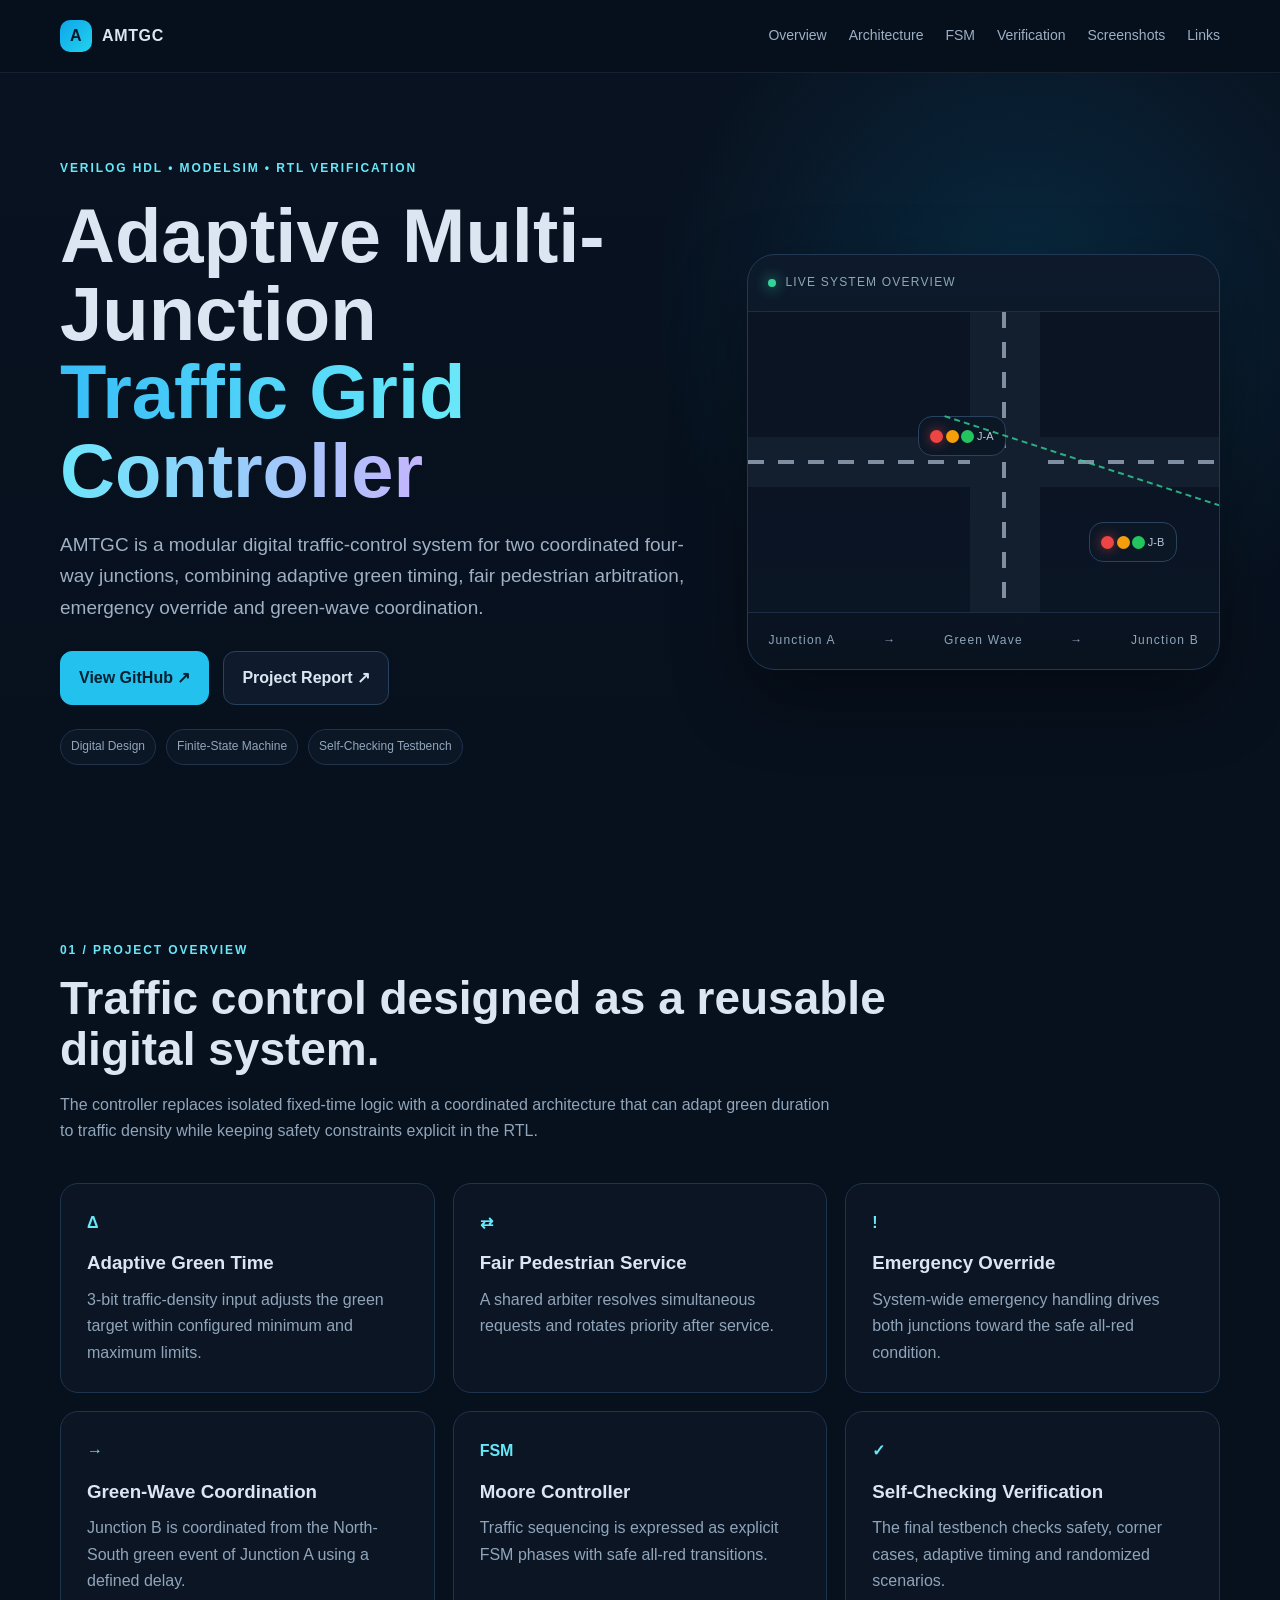
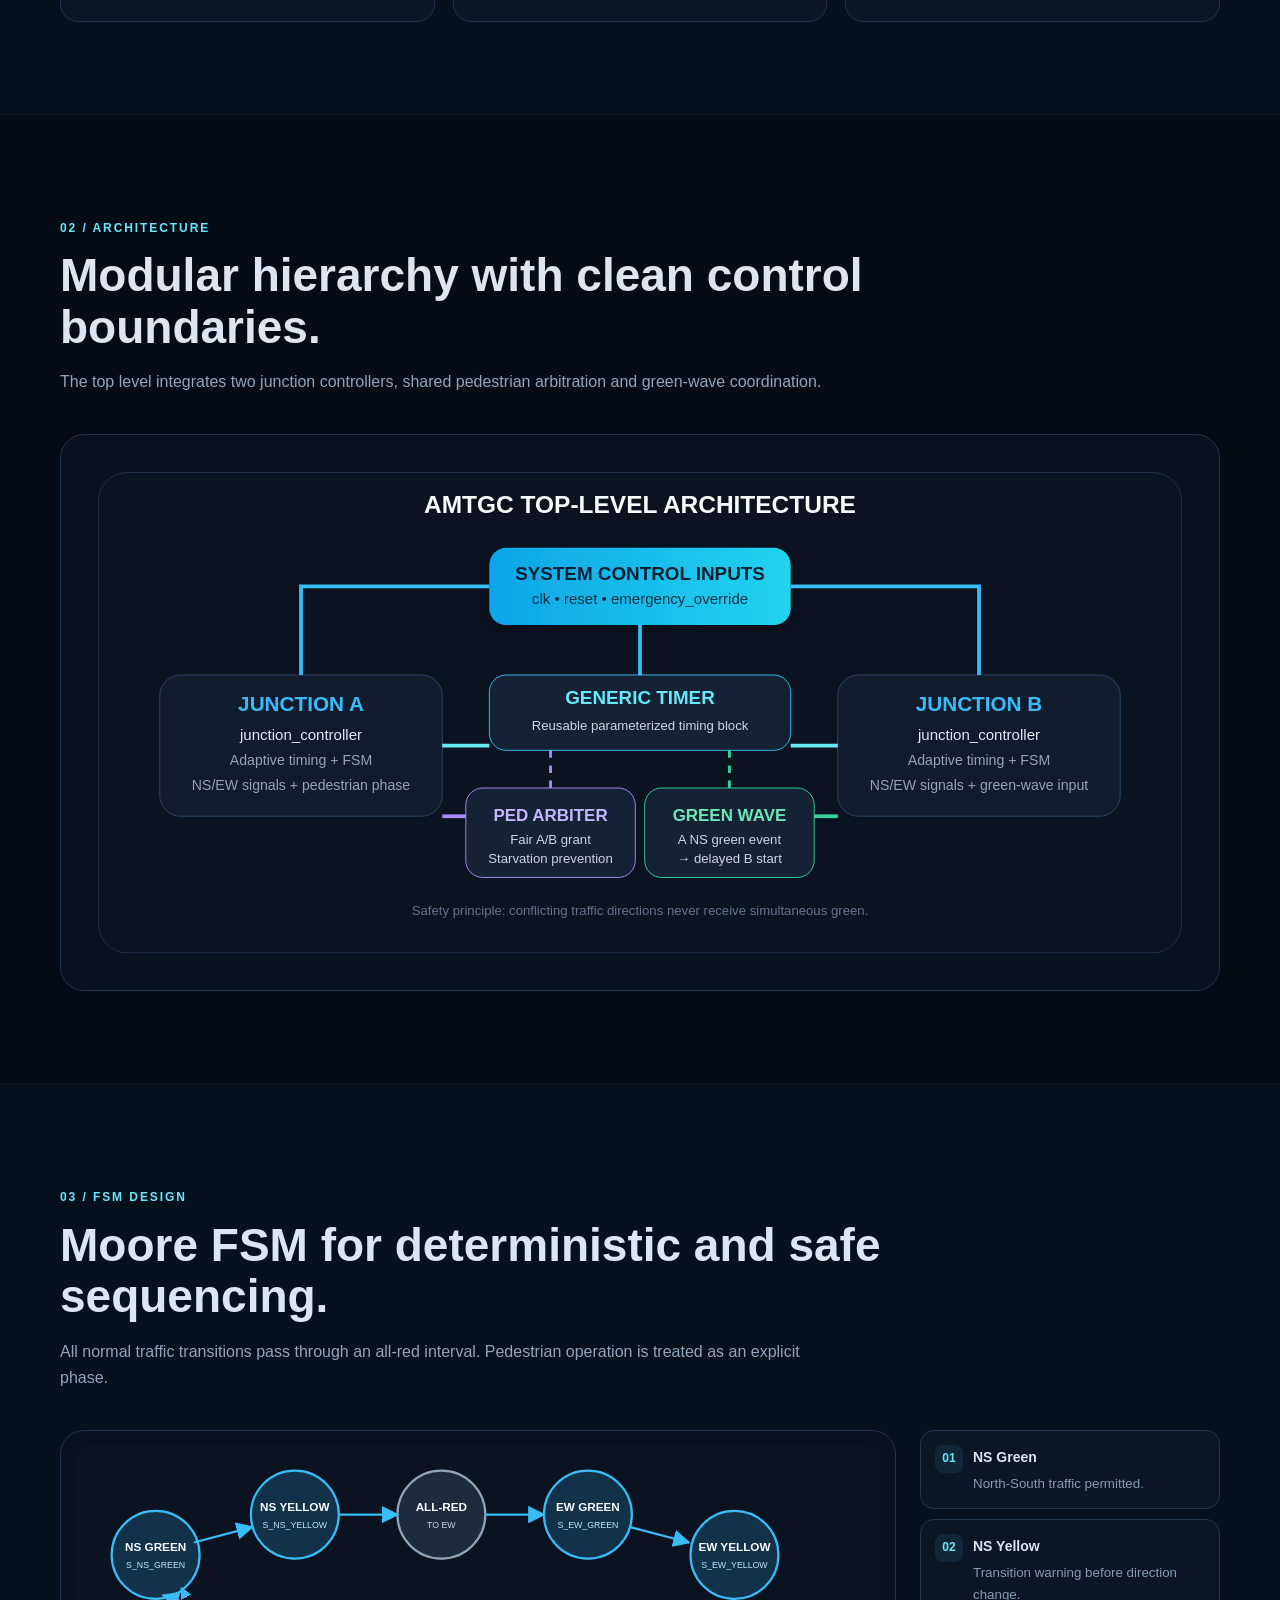
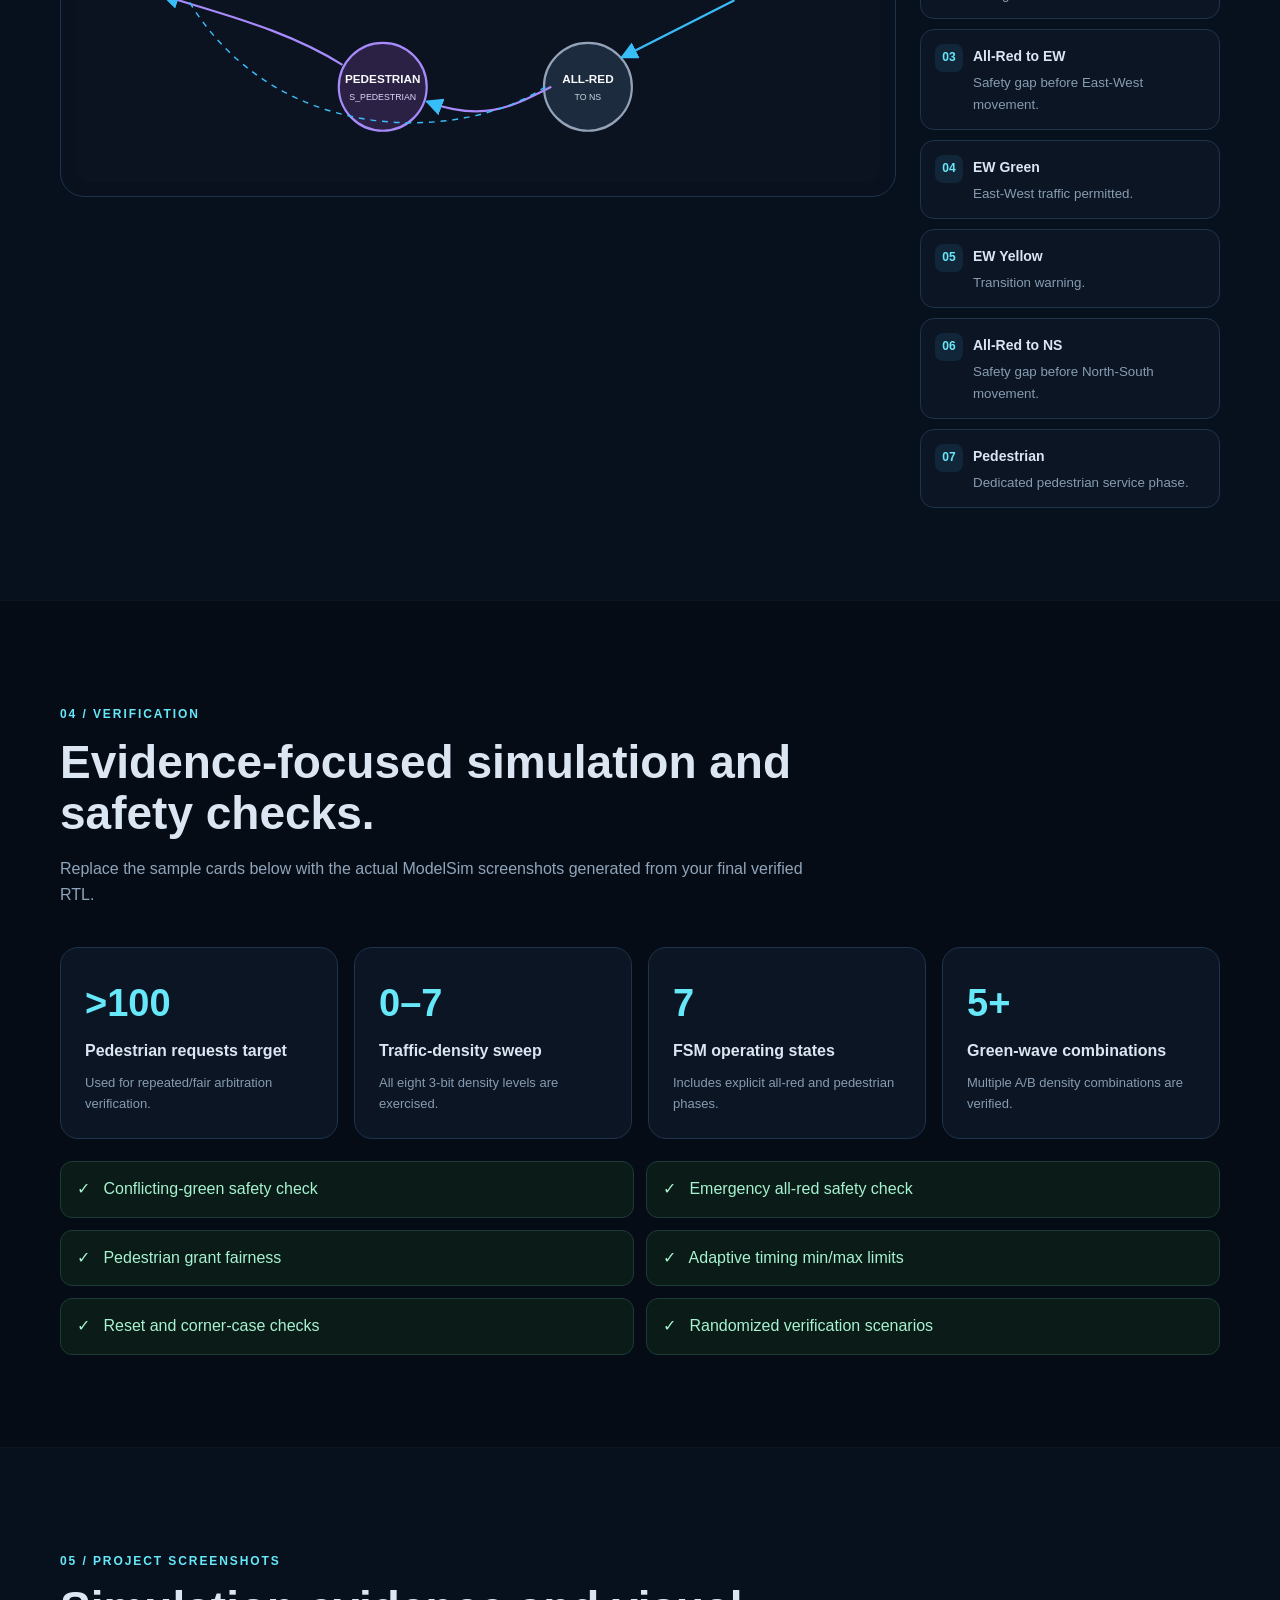
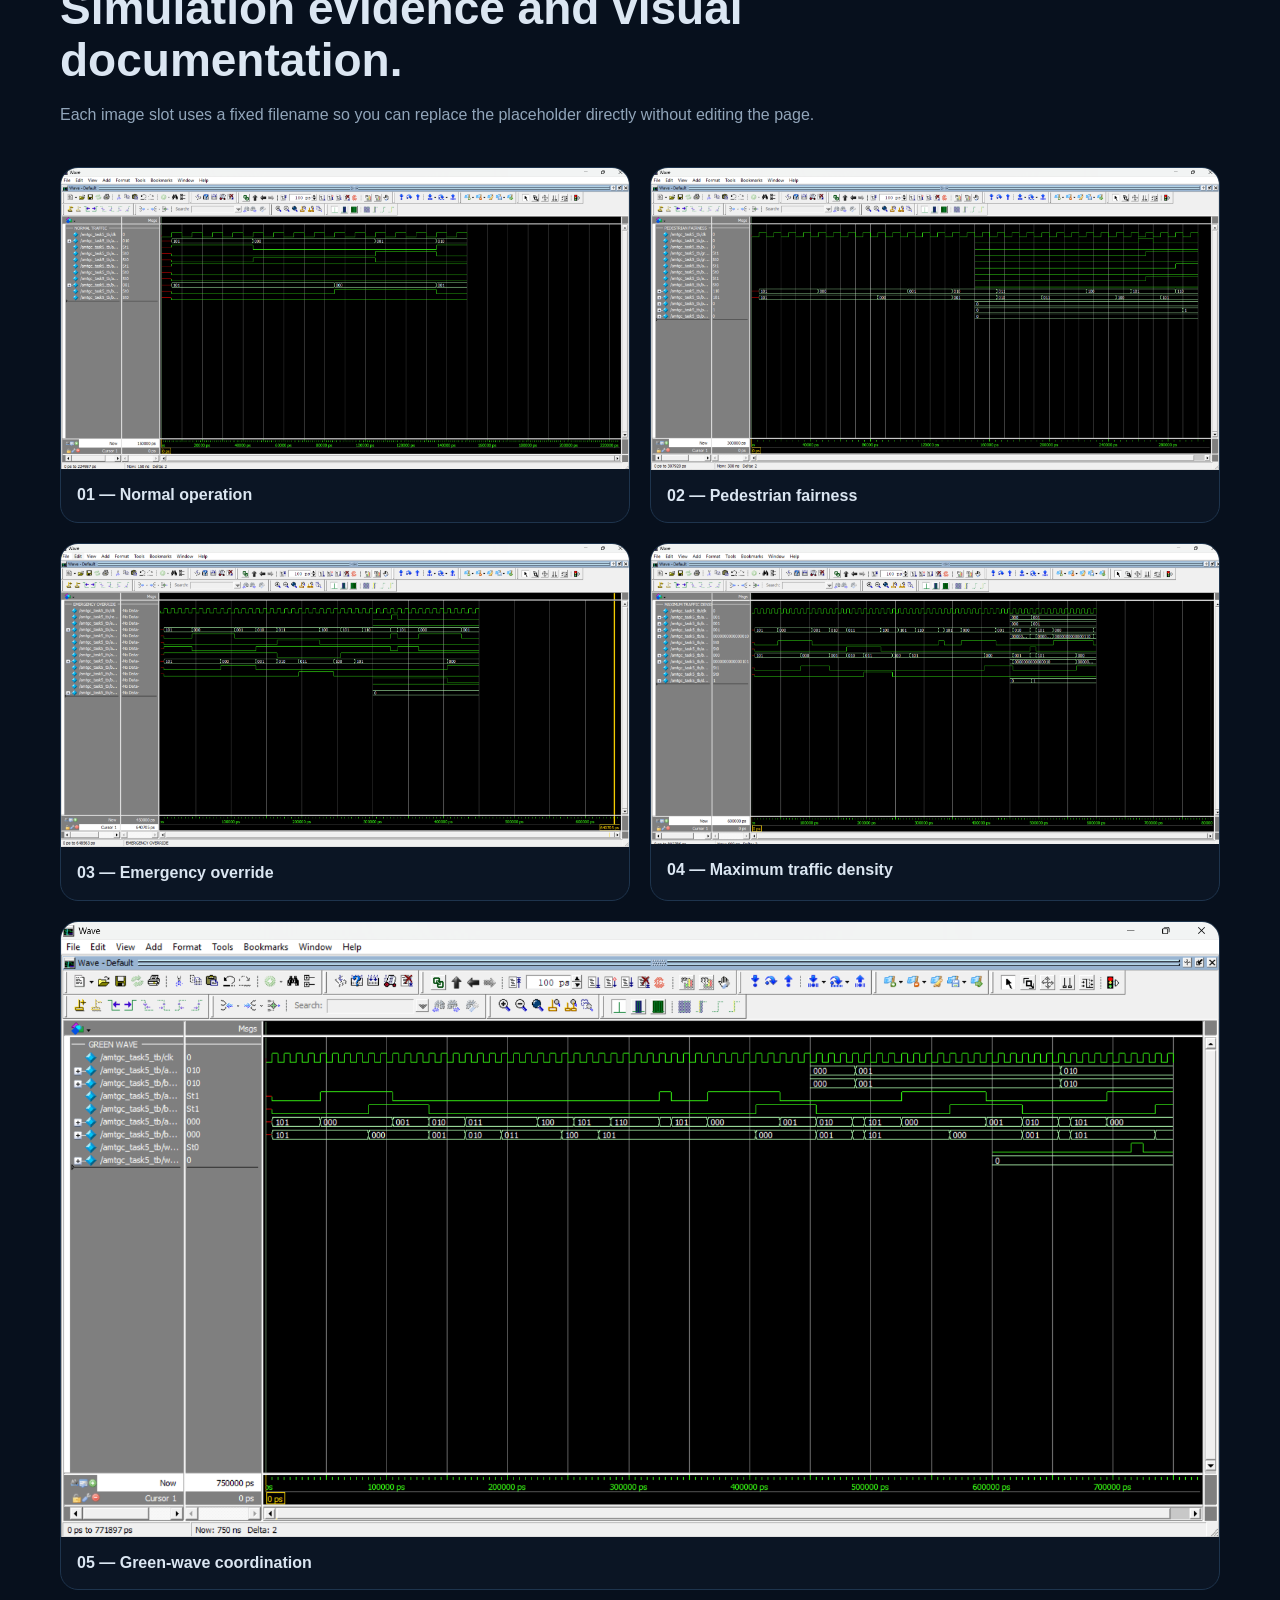
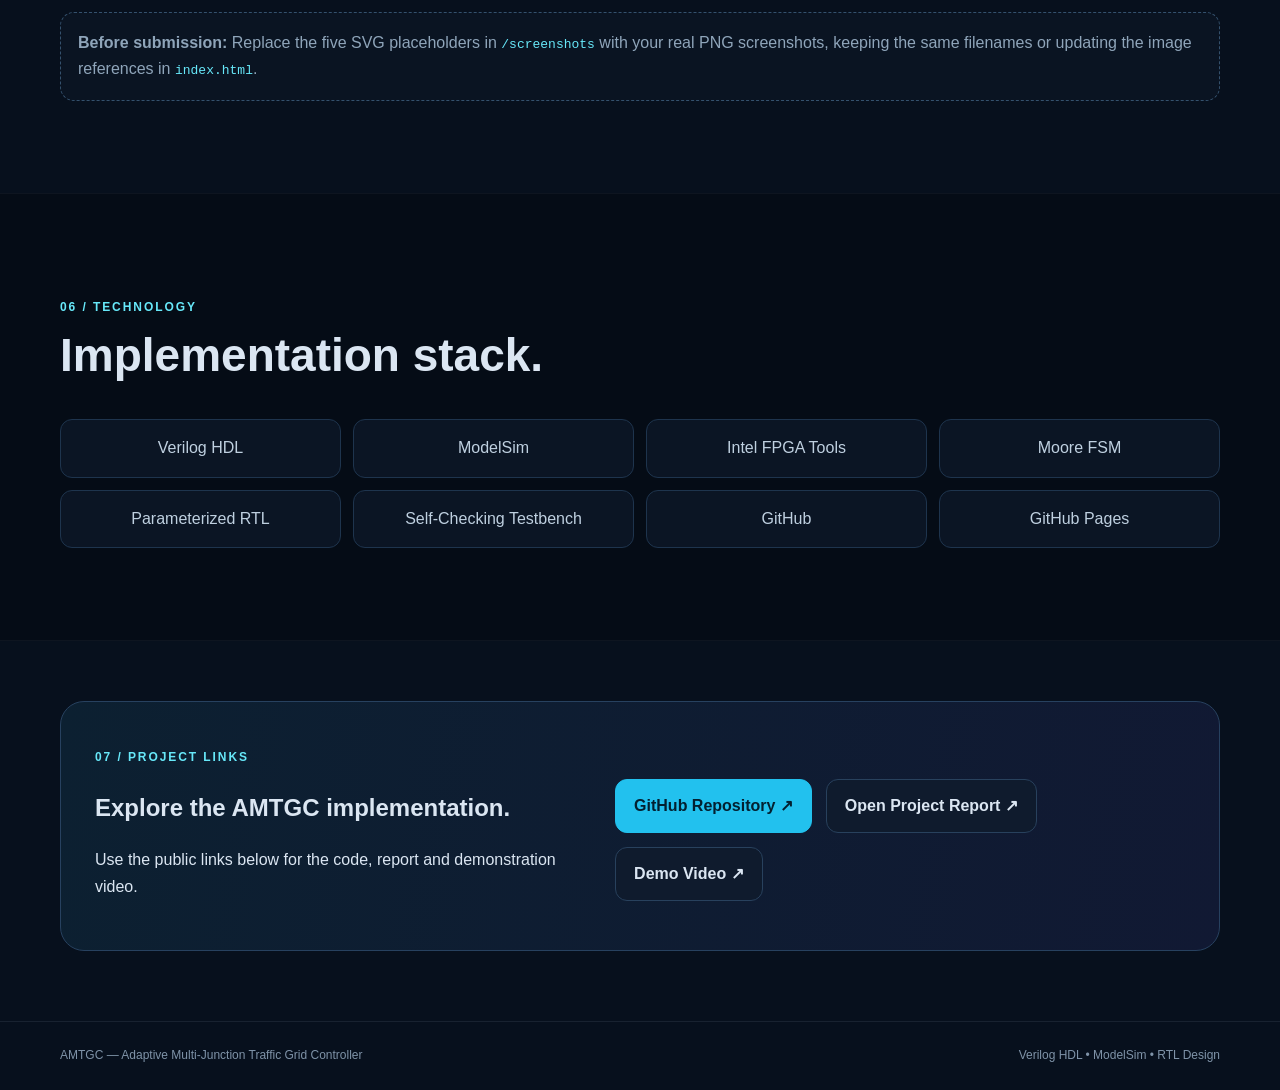
<file: index.html>
<!DOCTYPE html>
<html lang="en">
<head>
  <meta charset="UTF-8">
  <meta name="viewport" content="width=device-width, initial-scale=1.0">
  <meta name="description" content="AMTGC - Adaptive Multi-Junction Traffic Grid Controller. Verilog HDL, ModelSim and RTL verification project.">
  <title>AMTGC | Adaptive Multi-Junction Traffic Grid Controller</title>
  <link rel="stylesheet" href="assets/style.css">
</head>
<body>
  <header class="site-header">
    <div class="container nav">
      <a class="brand" href="#top"><span class="brand-mark">A</span> AMTGC</a>
      <nav>
        <a href="#overview">Overview</a>
        <a href="#architecture">Architecture</a>
        <a href="#fsm">FSM</a>
        <a href="#verification">Verification</a>
        <a href="#gallery">Screenshots</a>
        <a href="#contact">Links</a>
      </nav>
    </div>
  </header>

  <main id="top">
    <section class="hero">
      <div class="hero-grid container">
        <div class="hero-copy">
          <div class="eyebrow">VERILOG HDL • MODELSIM • RTL VERIFICATION</div>
          <h1>Adaptive Multi-Junction<br><span>Traffic Grid Controller</span></h1>
          <p class="lead">
            AMTGC is a modular digital traffic-control system for two coordinated
            four-way junctions, combining adaptive green timing, fair pedestrian
            arbitration, emergency override and green-wave coordination.
          </p>
          <div class="hero-actions">
            <a class="btn primary" href="https://github.com/pragadeesh0411/AI-Based-Traffic-Signal-Controller-using-VLSI" target="_blank" rel="noopener">View GitHub ↗</a>
            <a class="btn secondary" href="report.html" target="_blank">Project Report ↗</a>
          </div>
          <div class="meta-row">
            <span>Digital Design</span>
            <span>Finite-State Machine</span>
            <span>Self-Checking Testbench</span>
          </div>
        </div>

        <div class="signal-card">
          <div class="signal-top">
            <span class="pulse"></span>
            <span>LIVE SYSTEM OVERVIEW</span>
          </div>
          <div class="junction-visual">
            <div class="road horizontal"></div>
            <div class="road vertical"></div>
            <div class="junction-box">
              <div class="light red"></div>
              <div class="light yellow"></div>
              <div class="light green"></div>
              <span>J-A</span>
            </div>
            <div class="junction-box second">
              <div class="light red"></div>
              <div class="light yellow"></div>
              <div class="light green"></div>
              <span>J-B</span>
            </div>
            <div class="wave-line"></div>
          </div>
          <div class="signal-footer">
            <span>Junction A</span><span>→</span><span>Green Wave</span><span>→</span><span>Junction B</span>
          </div>
        </div>
      </div>
    </section>

    <section id="overview" class="section">
      <div class="container">
        <div class="section-head">
          <p class="kicker">01 / PROJECT OVERVIEW</p>
          <h2>Traffic control designed as a reusable digital system.</h2>
          <p>
            The controller replaces isolated fixed-time logic with a coordinated architecture
            that can adapt green duration to traffic density while keeping safety constraints
            explicit in the RTL.
          </p>
        </div>

        <div class="feature-grid">
          <article class="feature-card"><div class="icon">Δ</div><h3>Adaptive Green Time</h3><p>3-bit traffic-density input adjusts the green target within configured minimum and maximum limits.</p></article>
          <article class="feature-card"><div class="icon">⇄</div><h3>Fair Pedestrian Service</h3><p>A shared arbiter resolves simultaneous requests and rotates priority after service.</p></article>
          <article class="feature-card"><div class="icon">!</div><h3>Emergency Override</h3><p>System-wide emergency handling drives both junctions toward the safe all-red condition.</p></article>
          <article class="feature-card"><div class="icon">→</div><h3>Green-Wave Coordination</h3><p>Junction B is coordinated from the North-South green event of Junction A using a defined delay.</p></article>
          <article class="feature-card"><div class="icon">FSM</div><h3>Moore Controller</h3><p>Traffic sequencing is expressed as explicit FSM phases with safe all-red transitions.</p></article>
          <article class="feature-card"><div class="icon">✓</div><h3>Self-Checking Verification</h3><p>The final testbench checks safety, corner cases, adaptive timing and randomized scenarios.</p></article>
        </div>
      </div>
    </section>

    <section id="architecture" class="section dark">
      <div class="container">
        <div class="section-head">
          <p class="kicker">02 / ARCHITECTURE</p>
          <h2>Modular hierarchy with clean control boundaries.</h2>
          <p>The top level integrates two junction controllers, shared pedestrian arbitration and green-wave coordination.</p>
        </div>

        <div class="diagram-card">
          <svg viewBox="0 0 1200 560" role="img" aria-label="AMTGC architecture diagram">
            <defs>
              <linearGradient id="g1" x1="0" x2="1">
                <stop offset="0%" stop-color="#0ea5e9"/>
                <stop offset="100%" stop-color="#22d3ee"/>
              </linearGradient>
              <filter id="shadow"><feDropShadow dx="0" dy="8" stdDeviation="8" flood-opacity=".25"/></filter>
            </defs>
            <rect x="25" y="25" width="1150" height="510" rx="30" fill="#0b1220" stroke="#20324c"/>
            <text x="600" y="68" text-anchor="middle" fill="#f8fafc" font-size="26" font-weight="700">AMTGC TOP-LEVEL ARCHITECTURE</text>

            <rect x="440" y="105" width="320" height="82" rx="18" fill="url(#g1)" filter="url(#shadow)"/>
            <text x="600" y="139" text-anchor="middle" fill="#052131" font-size="20" font-weight="800">SYSTEM CONTROL INPUTS</text>
            <text x="600" y="165" text-anchor="middle" fill="#083344" font-size="16">clk • reset • emergency_override</text>

            <rect x="90" y="240" width="300" height="150" rx="22" fill="#111b2e" stroke="#2a4464"/>
            <text x="240" y="278" text-anchor="middle" fill="#38bdf8" font-size="22" font-weight="800">JUNCTION A</text>
            <text x="240" y="309" text-anchor="middle" fill="#e2e8f0" font-size="16">junction_controller</text>
            <text x="240" y="336" text-anchor="middle" fill="#94a3b8" font-size="15">Adaptive timing + FSM</text>
            <text x="240" y="362" text-anchor="middle" fill="#94a3b8" font-size="15">NS/EW signals + pedestrian phase</text>

            <rect x="810" y="240" width="300" height="150" rx="22" fill="#111b2e" stroke="#2a4464"/>
            <text x="960" y="278" text-anchor="middle" fill="#38bdf8" font-size="22" font-weight="800">JUNCTION B</text>
            <text x="960" y="309" text-anchor="middle" fill="#e2e8f0" font-size="16">junction_controller</text>
            <text x="960" y="336" text-anchor="middle" fill="#94a3b8" font-size="15">Adaptive timing + FSM</text>
            <text x="960" y="362" text-anchor="middle" fill="#94a3b8" font-size="15">NS/EW signals + green-wave input</text>

            <rect x="440" y="240" width="320" height="80" rx="18" fill="#152236" stroke="#38bdf8"/>
            <text x="600" y="271" text-anchor="middle" fill="#67e8f9" font-size="20" font-weight="800">GENERIC TIMER</text>
            <text x="600" y="298" text-anchor="middle" fill="#cbd5e1" font-size="14">Reusable parameterized timing block</text>

            <rect x="415" y="360" width="180" height="95" rx="18" fill="#152236" stroke="#a78bfa"/>
            <text x="505" y="395" text-anchor="middle" fill="#c4b5fd" font-size="18" font-weight="800">PED ARBITER</text>
            <text x="505" y="420" text-anchor="middle" fill="#cbd5e1" font-size="14">Fair A/B grant</text>
            <text x="505" y="440" text-anchor="middle" fill="#cbd5e1" font-size="14">Starvation prevention</text>

            <rect x="605" y="360" width="180" height="95" rx="18" fill="#152236" stroke="#34d399"/>
            <text x="695" y="395" text-anchor="middle" fill="#6ee7b7" font-size="18" font-weight="800">GREEN WAVE</text>
            <text x="695" y="420" text-anchor="middle" fill="#cbd5e1" font-size="14">A NS green event</text>
            <text x="695" y="440" text-anchor="middle" fill="#cbd5e1" font-size="14">→ delayed B start</text>

            <path d="M600 187 V240" stroke="#38bdf8" stroke-width="4" fill="none"/>
            <path d="M440 146 H240 V240" stroke="#38bdf8" stroke-width="4" fill="none"/>
            <path d="M760 146 H960 V240" stroke="#38bdf8" stroke-width="4" fill="none"/>
            <path d="M390 315 H440" stroke="#67e8f9" stroke-width="4" fill="none"/>
            <path d="M760 315 H810" stroke="#67e8f9" stroke-width="4" fill="none"/>
            <path d="M390 390 H415" stroke="#a78bfa" stroke-width="4" fill="none"/>
            <path d="M785 390 H810" stroke="#34d399" stroke-width="4" fill="none"/>
            <path d="M505 360 V320" stroke="#a78bfa" stroke-width="3" fill="none" stroke-dasharray="8 8"/>
            <path d="M695 360 V320" stroke="#34d399" stroke-width="3" fill="none" stroke-dasharray="8 8"/>

            <text x="600" y="495" text-anchor="middle" fill="#64748b" font-size="14">Safety principle: conflicting traffic directions never receive simultaneous green.</text>
          </svg>
        </div>
      </div>
    </section>

    <section id="fsm" class="section">
      <div class="container">
        <div class="section-head">
          <p class="kicker">03 / FSM DESIGN</p>
          <h2>Moore FSM for deterministic and safe sequencing.</h2>
          <p>All normal traffic transitions pass through an all-red interval. Pedestrian operation is treated as an explicit phase.</p>
        </div>

        <div class="fsm-layout">
          <div class="fsm-card">
            <svg viewBox="0 0 1100 460" role="img" aria-label="Junction controller FSM diagram">
              <defs>
                <marker id="arrow" viewBox="0 0 10 10" refX="9" refY="5" markerWidth="8" markerHeight="8" orient="auto-start-reverse">
                  <path d="M0 0 L10 5 L0 10 z" fill="#38bdf8"/>
                </marker>
              </defs>
              <rect x="0" y="0" width="1100" height="460" rx="22" fill="#0b1220"/>
              <g font-family="Arial, sans-serif">
                <circle cx="110" cy="150" r="60" fill="#12324a" stroke="#38bdf8" stroke-width="3"/>
                <text x="110" y="145" text-anchor="middle" fill="#f8fafc" font-size="16" font-weight="700">NS GREEN</text>
                <text x="110" y="168" text-anchor="middle" fill="#bae6fd" font-size="12">S_NS_GREEN</text>

                <circle cx="300" cy="95" r="60" fill="#12324a" stroke="#38bdf8" stroke-width="3"/>
                <text x="300" y="90" text-anchor="middle" fill="#f8fafc" font-size="16" font-weight="700">NS YELLOW</text>
                <text x="300" y="113" text-anchor="middle" fill="#bae6fd" font-size="12">S_NS_YELLOW</text>

                <circle cx="500" cy="95" r="60" fill="#1d2b3e" stroke="#94a3b8" stroke-width="3"/>
                <text x="500" y="90" text-anchor="middle" fill="#f8fafc" font-size="16" font-weight="700">ALL-RED</text>
                <text x="500" y="113" text-anchor="middle" fill="#cbd5e1" font-size="12">TO EW</text>

                <circle cx="700" cy="95" r="60" fill="#12324a" stroke="#38bdf8" stroke-width="3"/>
                <text x="700" y="90" text-anchor="middle" fill="#f8fafc" font-size="16" font-weight="700">EW GREEN</text>
                <text x="700" y="113" text-anchor="middle" fill="#bae6fd" font-size="12">S_EW_GREEN</text>

                <circle cx="900" cy="150" r="60" fill="#12324a" stroke="#38bdf8" stroke-width="3"/>
                <text x="900" y="145" text-anchor="middle" fill="#f8fafc" font-size="16" font-weight="700">EW YELLOW</text>
                <text x="900" y="168" text-anchor="middle" fill="#bae6fd" font-size="12">S_EW_YELLOW</text>

                <circle cx="700" cy="330" r="60" fill="#1d2b3e" stroke="#94a3b8" stroke-width="3"/>
                <text x="700" y="325" text-anchor="middle" fill="#f8fafc" font-size="16" font-weight="700">ALL-RED</text>
                <text x="700" y="348" text-anchor="middle" fill="#cbd5e1" font-size="12">TO NS</text>

                <circle cx="420" cy="330" r="60" fill="#2b2145" stroke="#a78bfa" stroke-width="3"/>
                <text x="420" y="325" text-anchor="middle" fill="#f8fafc" font-size="16" font-weight="700">PEDESTRIAN</text>
                <text x="420" y="348" text-anchor="middle" fill="#ddd6fe" font-size="12">S_PEDESTRIAN</text>

                <line x1="162" y1="133" x2="242" y2="112" stroke="#38bdf8" stroke-width="3" marker-end="url(#arrow)"/>
                <line x1="360" y1="95" x2="440" y2="95" stroke="#38bdf8" stroke-width="3" marker-end="url(#arrow)"/>
                <line x1="560" y1="95" x2="640" y2="95" stroke="#38bdf8" stroke-width="3" marker-end="url(#arrow)"/>
                <line x1="758" y1="112" x2="838" y2="133" stroke="#38bdf8" stroke-width="3" marker-end="url(#arrow)"/>
                <line x1="900" y1="212" x2="746" y2="290" stroke="#38bdf8" stroke-width="3" marker-end="url(#arrow)"/>
                <path d="M650 330 C600 355 560 380 480 350" fill="none" stroke="#a78bfa" stroke-width="3" marker-end="url(#arrow)"/>
                <path d="M365 300 C285 250 195 230 120 205" fill="none" stroke="#a78bfa" stroke-width="3" marker-end="url(#arrow)"/>
                <path d="M642 330 C520 410 260 410 145 195" fill="none" stroke="#38bdf8" stroke-width="2" stroke-dasharray="8 8" marker-end="url(#arrow)"/>
              </g>
            </svg>
          </div>

          <div class="state-list">
            <div><span>01</span><strong>NS Green</strong><small>North-South traffic permitted.</small></div>
            <div><span>02</span><strong>NS Yellow</strong><small>Transition warning before direction change.</small></div>
            <div><span>03</span><strong>All-Red to EW</strong><small>Safety gap before East-West movement.</small></div>
            <div><span>04</span><strong>EW Green</strong><small>East-West traffic permitted.</small></div>
            <div><span>05</span><strong>EW Yellow</strong><small>Transition warning.</small></div>
            <div><span>06</span><strong>All-Red to NS</strong><small>Safety gap before North-South movement.</small></div>
            <div><span>07</span><strong>Pedestrian</strong><small>Dedicated pedestrian service phase.</small></div>
          </div>
        </div>
      </div>
    </section>

    <section id="verification" class="section dark">
      <div class="container">
        <div class="section-head">
          <p class="kicker">04 / VERIFICATION</p>
          <h2>Evidence-focused simulation and safety checks.</h2>
          <p>Replace the sample cards below with the actual ModelSim screenshots generated from your final verified RTL.</p>
        </div>

        <div class="result-grid">
          <div class="result"><div class="result-number">&gt;100</div><div class="result-label">Pedestrian requests target</div><div class="result-note">Used for repeated/fair arbitration verification.</div></div>
          <div class="result"><div class="result-number">0–7</div><div class="result-label">Traffic-density sweep</div><div class="result-note">All eight 3-bit density levels are exercised.</div></div>
          <div class="result"><div class="result-number">7</div><div class="result-label">FSM operating states</div><div class="result-note">Includes explicit all-red and pedestrian phases.</div></div>
          <div class="result"><div class="result-number">5+</div><div class="result-label">Green-wave combinations</div><div class="result-note">Multiple A/B density combinations are verified.</div></div>
        </div>

        <div class="checks">
          <div class="check"><span>✓</span> Conflicting-green safety check</div>
          <div class="check"><span>✓</span> Emergency all-red safety check</div>
          <div class="check"><span>✓</span> Pedestrian grant fairness</div>
          <div class="check"><span>✓</span> Adaptive timing min/max limits</div>
          <div class="check"><span>✓</span> Reset and corner-case checks</div>
          <div class="check"><span>✓</span> Randomized verification scenarios</div>
        </div>
      </div>
    </section>

    <section id="gallery" class="section">
      <div class="container">
        <div class="section-head">
          <p class="kicker">05 / PROJECT SCREENSHOTS</p>
          <h2>Simulation evidence and visual documentation.</h2>
          <p>Each image slot uses a fixed filename so you can replace the placeholder directly without editing the page.</p>
        </div>

        <div class="gallery">
  <figure>
    <img src="screenshots/01_normal_operation.png" alt="Normal operation waveform">
    <figcaption>01 — Normal operation</figcaption>
  </figure>

  <figure>
    <img src="screenshots/02_pedestrian_fairness.png" alt="Pedestrian fairness waveform">
    <figcaption>02 — Pedestrian fairness</figcaption>
  </figure>

  <figure>
    <img src="screenshots/03_emergency_override.png" alt="Emergency override waveform">
    <figcaption>03 — Emergency override</figcaption>
  </figure>

  <figure>
    <img src="screenshots/04_maximum_density.png" alt="Maximum traffic density waveform">
    <figcaption>04 — Maximum traffic density</figcaption>
  </figure>

  <figure>
    <img src="screenshots/05_green_wave.png" alt="Green-wave coordination waveform">
    <figcaption>05 — Green-wave coordination</figcaption>
  </figure>
</div>

        <div class="replace-note">
          <strong>Before submission:</strong> Replace the five SVG placeholders in <code>/screenshots</code> with your real PNG screenshots,
          keeping the same filenames or updating the image references in <code>index.html</code>.
        </div>
      </div>
    </section>

    <section id="stack" class="section dark">
      <div class="container">
        <div class="section-head">
          <p class="kicker">06 / TECHNOLOGY</p>
          <h2>Implementation stack.</h2>
        </div>
        <div class="stack-grid">
          <div>Verilog HDL</div><div>ModelSim</div><div>Intel FPGA Tools</div><div>Moore FSM</div><div>Parameterized RTL</div><div>Self-Checking Testbench</div><div>GitHub</div><div>GitHub Pages</div>
        </div>
      </div>
    </section>

    <section id="contact" class="section cta">
      <div class="container cta-box">
        <div>
          <p class="kicker">07 / PROJECT LINKS</p>
          <h2>Explore the AMTGC implementation.</h2>
          <p>Use the public links below for the code, report and demonstration video.</p>
        </div>
        <div class="hero-actions">
          <a class="btn primary" href="https://github.com/pragadeesh0411/AI-Based-Traffic-Signal-Controller-using-VLSI" target="_blank" rel="noopener">GitHub Repository ↗</a>
          <a class="btn secondary" href="report.html" target="_blank">Open Project Report ↗</a>
          <!-- Replace the href below with your final public video URL -->
          <a class="btn secondary" href="https://www.youtube.com/" target="_blank" rel="noopener">Demo Video ↗</a>
        </div>
      </div>
    </section>
  </main>

  <footer class="site-footer">
    <div class="container footer-inner">
      <span>AMTGC — Adaptive Multi-Junction Traffic Grid Controller</span>
      <span>Verilog HDL • ModelSim • RTL Design</span>
    </div>
  </footer>
</body>
</html>
</file>
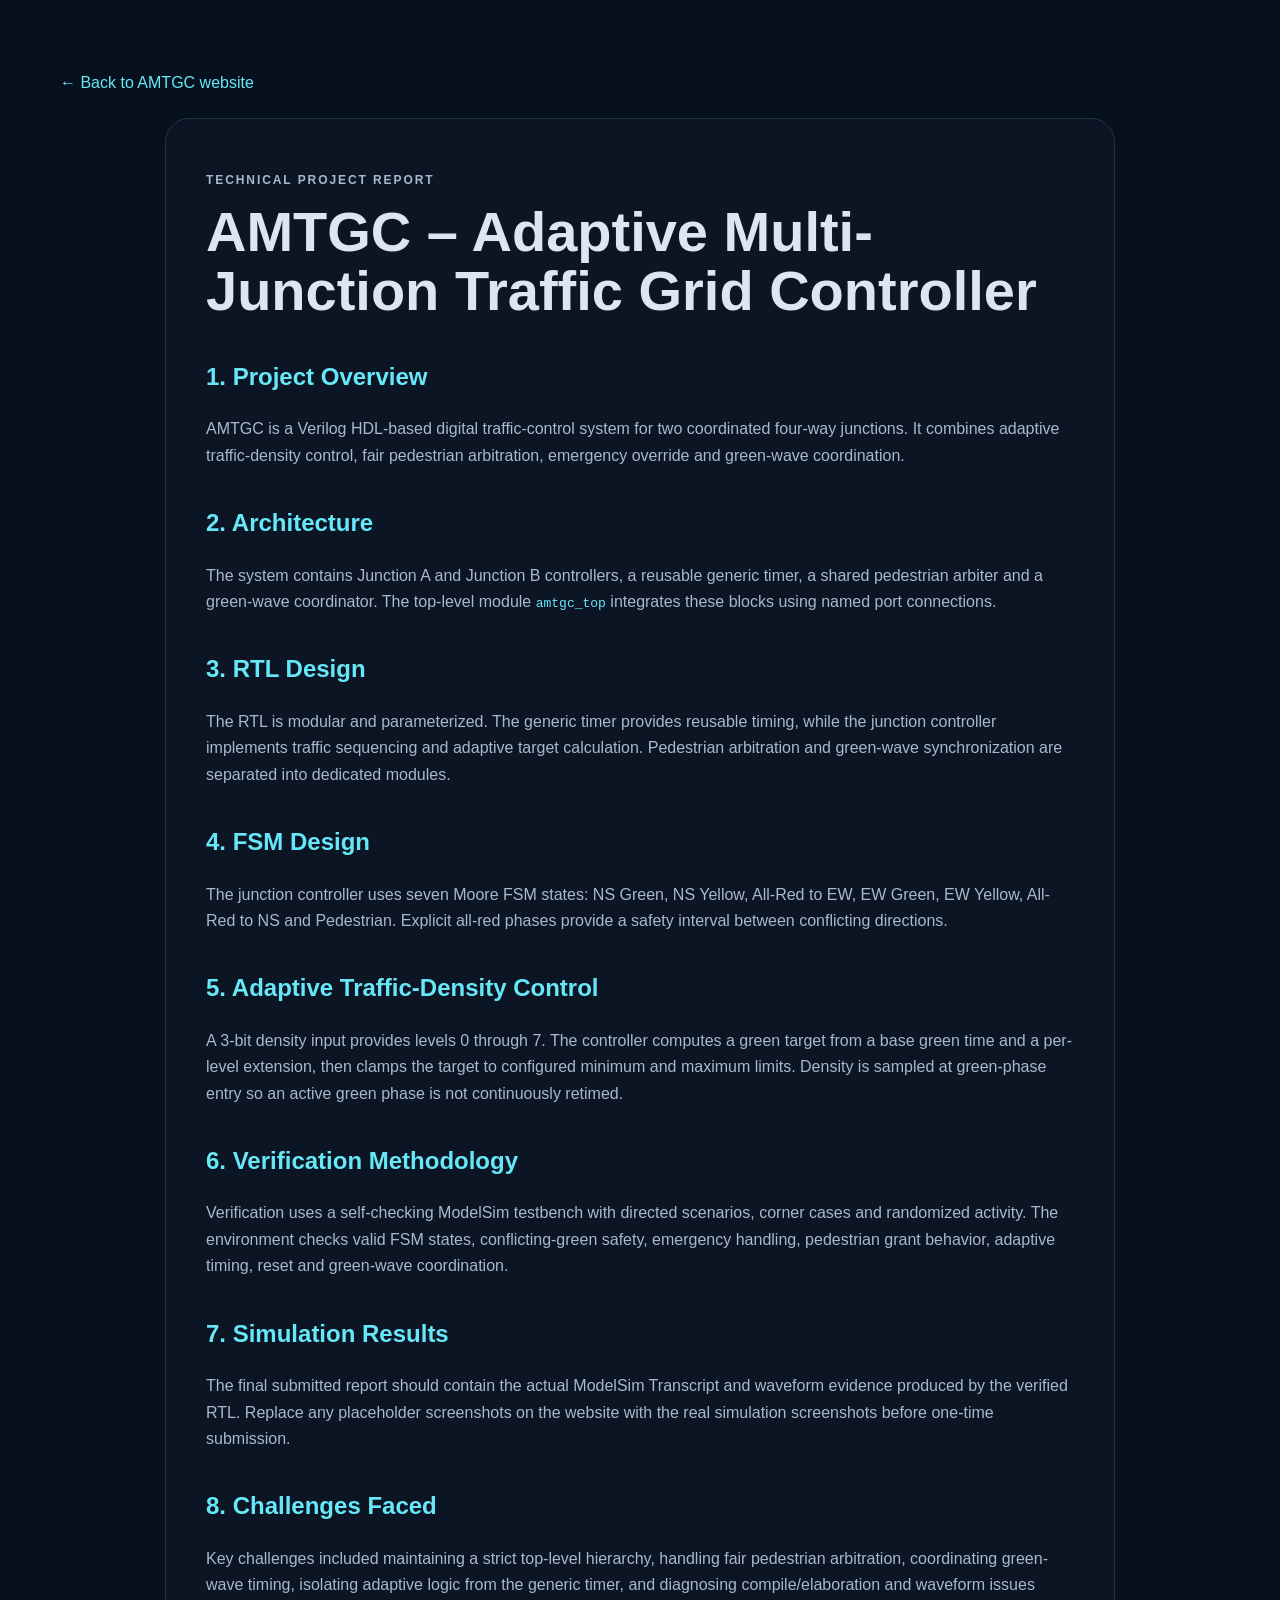
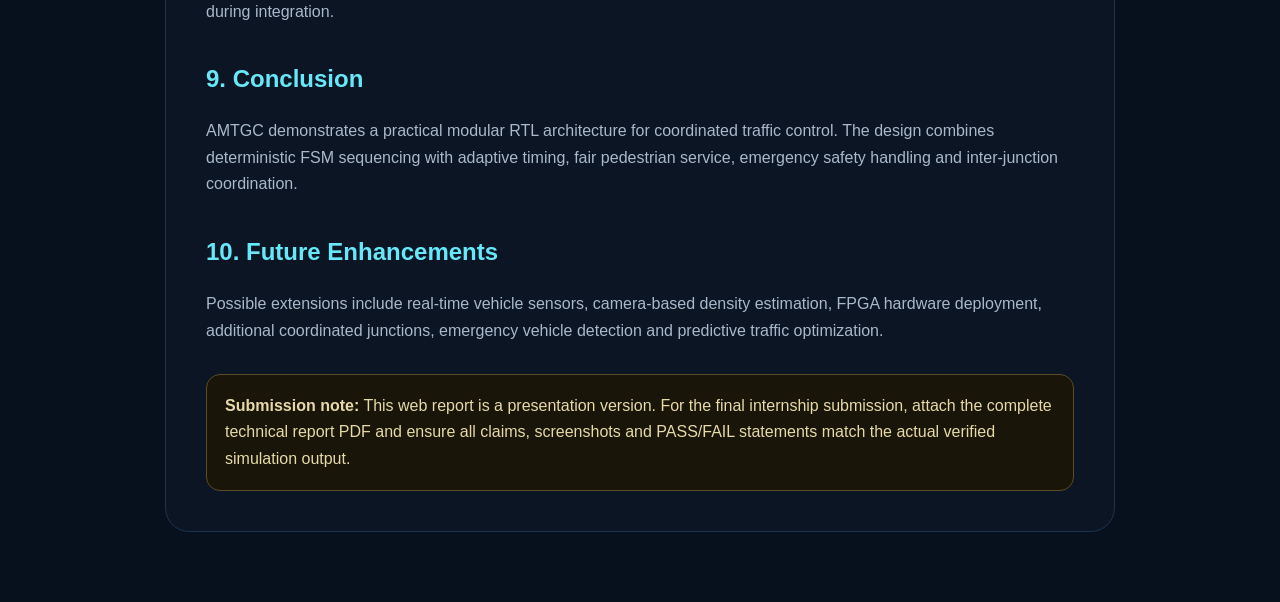
<file: report.html>
<!DOCTYPE html>
<html lang="en">
<head>
  <meta charset="UTF-8">
  <meta name="viewport" content="width=device-width, initial-scale=1.0">
  <title>AMTGC Project Report</title>
  <link rel="stylesheet" href="assets/style.css">
</head>
<body>
  <main class="report-page">
    <div class="container">
      <a class="back" href="index.html">← Back to AMTGC website</a>
      <article class="report-card">
        <p class="kicker">TECHNICAL PROJECT REPORT</p>
        <h1>AMTGC – Adaptive Multi-Junction Traffic Grid Controller</h1>

        <h2>1. Project Overview</h2>
        <p>
          AMTGC is a Verilog HDL-based digital traffic-control system for two coordinated
          four-way junctions. It combines adaptive traffic-density control, fair pedestrian
          arbitration, emergency override and green-wave coordination.
        </p>

        <h2>2. Architecture</h2>
        <p>
          The system contains Junction A and Junction B controllers, a reusable generic timer,
          a shared pedestrian arbiter and a green-wave coordinator. The top-level module
          <code>amtgc_top</code> integrates these blocks using named port connections.
        </p>

        <h2>3. RTL Design</h2>
        <p>
          The RTL is modular and parameterized. The generic timer provides reusable timing,
          while the junction controller implements traffic sequencing and adaptive target
          calculation. Pedestrian arbitration and green-wave synchronization are separated
          into dedicated modules.
        </p>

        <h2>4. FSM Design</h2>
        <p>
          The junction controller uses seven Moore FSM states: NS Green, NS Yellow,
          All-Red to EW, EW Green, EW Yellow, All-Red to NS and Pedestrian.
          Explicit all-red phases provide a safety interval between conflicting directions.
        </p>

        <h2>5. Adaptive Traffic-Density Control</h2>
        <p>
          A 3-bit density input provides levels 0 through 7. The controller computes a green
          target from a base green time and a per-level extension, then clamps the target to
          configured minimum and maximum limits. Density is sampled at green-phase entry so
          an active green phase is not continuously retimed.
        </p>

        <h2>6. Verification Methodology</h2>
        <p>
          Verification uses a self-checking ModelSim testbench with directed scenarios,
          corner cases and randomized activity. The environment checks valid FSM states,
          conflicting-green safety, emergency handling, pedestrian grant behavior, adaptive
          timing, reset and green-wave coordination.
        </p>

        <h2>7. Simulation Results</h2>
        <p>
          The final submitted report should contain the actual ModelSim Transcript and
          waveform evidence produced by the verified RTL. Replace any placeholder screenshots
          on the website with the real simulation screenshots before one-time submission.
        </p>

        <h2>8. Challenges Faced</h2>
        <p>
          Key challenges included maintaining a strict top-level hierarchy, handling fair
          pedestrian arbitration, coordinating green-wave timing, isolating adaptive logic
          from the generic timer, and diagnosing compile/elaboration and waveform issues
          during integration.
        </p>

        <h2>9. Conclusion</h2>
        <p>
          AMTGC demonstrates a practical modular RTL architecture for coordinated traffic
          control. The design combines deterministic FSM sequencing with adaptive timing,
          fair pedestrian service, emergency safety handling and inter-junction coordination.
        </p>

        <h2>10. Future Enhancements</h2>
        <p>
          Possible extensions include real-time vehicle sensors, camera-based density
          estimation, FPGA hardware deployment, additional coordinated junctions, emergency
          vehicle detection and predictive traffic optimization.
        </p>

        <div class="report-warning">
          <strong>Submission note:</strong> This web report is a presentation version.
          For the final internship submission, attach the complete technical report PDF and
          ensure all claims, screenshots and PASS/FAIL statements match the actual verified
          simulation output.
        </div>
      </article>
    </div>
  </main>
</body>
</html>
</file>
<file: assets/style.css>
*{box-sizing:border-box}html{scroll-behavior:smooth}body{margin:0;font-family:Inter,Segoe UI,Arial,sans-serif;background:#07101d;color:#dbe6f2;line-height:1.65}a{color:inherit;text-decoration:none}.container{width:min(1160px,92%);margin:auto}.site-header{position:sticky;top:0;z-index:30;background:rgba(7,16,29,.82);backdrop-filter:blur(16px);border-bottom:1px solid rgba(148,163,184,.12)}.nav{min-height:72px;display:flex;align-items:center;justify-content:space-between}.brand{font-weight:800;letter-spacing:.04em;display:flex;align-items:center;gap:10px}.brand-mark{display:grid;place-items:center;width:32px;height:32px;border-radius:10px;background:linear-gradient(135deg,#0ea5e9,#22d3ee);color:#031926}.nav nav{display:flex;gap:22px;color:#9fb0c4;font-size:14px}.nav nav a:hover{color:#67e8f9}.hero{padding:86px 0 72px;background:radial-gradient(circle at 80% 30%,rgba(14,165,233,.16),transparent 32%),linear-gradient(180deg,#081220,#07101d)}.hero-grid{display:grid;grid-template-columns:1.15fr .85fr;gap:48px;align-items:center}.eyebrow,.kicker{color:#67e8f9;font-weight:800;letter-spacing:.16em;font-size:12px}.hero h1{font-size:clamp(40px,6vw,76px);line-height:1.03;margin:18px 0}.hero h1 span{background:linear-gradient(90deg,#38bdf8,#67e8f9,#c4b5fd);-webkit-background-clip:text;background-clip:text;color:transparent}.lead{font-size:19px;color:#9fb0c4;max-width:720px}.hero-actions{display:flex;gap:14px;flex-wrap:wrap;margin-top:28px}.btn{display:inline-flex;align-items:center;justify-content:center;padding:13px 18px;border-radius:12px;border:1px solid #28415d;font-weight:750}.btn.primary{background:#22c1ee;color:#032030;border-color:#22c1ee}.btn.secondary{background:#0f1b2d;color:#dbe6f2}.btn:hover{transform:translateY(-1px);filter:brightness(1.07)}.meta-row{display:flex;gap:10px;flex-wrap:wrap;margin-top:24px}.meta-row span{font-size:12px;color:#91a6bb;border:1px solid #20324c;background:#0c1726;border-radius:999px;padding:7px 10px}.signal-card{background:linear-gradient(180deg,#0d1a2b,#091320);border:1px solid #233953;border-radius:28px;overflow:hidden;box-shadow:0 28px 70px rgba(0,0,0,.35)}.signal-top,.signal-footer{padding:18px 20px;color:#8fa5bb;font-size:12px;letter-spacing:.1em}.signal-top{display:flex;gap:9px;align-items:center;border-bottom:1px solid #1b2d43}.pulse{width:8px;height:8px;border-radius:50%;background:#34d399;box-shadow:0 0 14px #34d399}.junction-visual{height:300px;position:relative;background:linear-gradient(180deg,#0a1422,#0a1525);overflow:hidden}.road{position:absolute;background:#131e2e}.road.horizontal{left:0;right:0;top:125px;height:50px}.road.vertical{top:0;bottom:0;left:47%;width:70px}.road:after{content:"";position:absolute;background:repeating-linear-gradient(90deg,#7f8ea0 0 16px,transparent 16px 30px)}.road.horizontal:after{left:0;right:0;top:23px;height:4px}.road.vertical:after{top:0;bottom:0;left:32px;width:4px;background:repeating-linear-gradient(180deg,#7f8ea0 0 16px,transparent 16px 30px)}.junction-box{position:absolute;left:36%;top:104px;width:88px;padding:10px;border-radius:14px;background:#0c1726;border:1px solid #2a4260;text-align:center;display:flex;align-items:center;justify-content:space-around}.junction-box.second{left:auto;right:9%;top:210px}.junction-box span{font-size:11px;color:#b7c7d8}.light{width:13px;height:13px;border-radius:50%;background:#243244}.light.red{background:#ef4444;box-shadow:0 0 12px rgba(239,68,68,.6)}.light.yellow{background:#f59e0b}.light.green{background:#22c55e}.wave-line{position:absolute;left:40%;top:151px;width:310px;border-top:2px dashed #34d399;transform:rotate(18deg);opacity:.8}.signal-footer{display:flex;align-items:center;justify-content:space-between;border-top:1px solid #1b2d43}.section{padding:92px 0}.section.dark{background:#050c16;border-top:1px solid rgba(148,163,184,.06);border-bottom:1px solid rgba(148,163,184,.06)}.section-head{max-width:850px;margin-bottom:38px}.section-head h2{font-size:clamp(28px,4vw,46px);line-height:1.12;margin:10px 0 13px}.section-head p:not(.kicker){color:#91a5ba;max-width:780px}.feature-grid{display:grid;grid-template-columns:repeat(3,1fr);gap:18px}.feature-card{padding:26px;border:1px solid #1e344d;background:#0b1524;border-radius:18px}.feature-card .icon{font-weight:900;color:#67e8f9;margin-bottom:12px}.feature-card h3{margin:0 0 8px}.feature-card p{color:#91a5ba;margin:0}.diagram-card,.fsm-card{border:1px solid #1e344d;border-radius:24px;overflow:hidden;background:#09111f;padding:14px}.diagram-card svg,.fsm-card svg{width:100%;height:auto;display:block}.fsm-layout{display:grid;grid-template-columns:1fr 300px;gap:24px;align-items:start}.state-list{display:grid;gap:10px}.state-list div{padding:13px 14px;border:1px solid #1e344d;background:#0b1524;border-radius:14px}.state-list span{display:inline-grid;place-items:center;width:28px;height:28px;border-radius:8px;background:#12263a;color:#67e8f9;font-size:12px;font-weight:800;margin-right:10px}.state-list strong{font-size:14px}.state-list small{display:block;color:#879cb1;margin-left:38px}.result-grid{display:grid;grid-template-columns:repeat(4,1fr);gap:16px}.result{border:1px solid #1e344d;background:#0b1524;padding:24px;border-radius:18px}.result-number{font-size:38px;font-weight:850;color:#67e8f9}.result-label{font-weight:750;margin-top:4px}.result-note{color:#879bb0;font-size:13px;margin-top:7px}.checks{display:grid;grid-template-columns:repeat(2,1fr);gap:12px;margin-top:22px}.check{border:1px solid #1c3b34;background:#0a1b18;padding:14px 16px;border-radius:12px;color:#a7f3d0}.check span{margin-right:9px}.gallery{display:grid;grid-template-columns:repeat(2,1fr);gap:20px}.gallery figure{margin:0;border:1px solid #1e344d;background:#0b1524;border-radius:18px;overflow:hidden}.gallery figure:last-child{grid-column:1/-1}.gallery img{width:100%;display:block;background:#06101c}.gallery figcaption{padding:13px 16px;font-weight:750}.replace-note{margin-top:22px;padding:17px;border:1px dashed #34516d;border-radius:14px;background:#0a1422;color:#8fa5ba}.replace-note code{color:#67e8f9}.stack-grid{display:grid;grid-template-columns:repeat(4,1fr);gap:12px}.stack-grid div{padding:15px;text-align:center;border:1px solid #1e344d;border-radius:12px;background:#0b1524;color:#bfd0e0}.cta{padding-top:60px;padding-bottom:70px}.cta-box{padding:34px;border-radius:24px;background:linear-gradient(100deg,#0c2031,#111933);border:1px solid #27415f;display:flex;align-items:center;justify-content:space-between;gap:24px}.site-footer{border-top:1px solid rgba(148,163,184,.12);padding:24px 0;color:#7f93a8;font-size:12px}.footer-inner{display:flex;justify-content:space-between;gap:20px}.report-page{padding:70px 0}.back{display:inline-block;color:#67e8f9;margin-bottom:22px}.report-card{background:#0b1524;border:1px solid #1e344d;border-radius:24px;padding:40px;max-width:950px;margin:auto}.report-card h1{font-size:clamp(34px,5vw,56px);line-height:1.05;margin:8px 0 36px}.report-card h2{margin-top:34px;color:#67e8f9}.report-card p{color:#a9b9ca}.report-warning{margin-top:30px;padding:18px;border-radius:14px;border:1px solid #5c4b23;background:#1a1509;color:#e7d9a8}.report-card code{color:#67e8f9}@media(max-width:900px){.hero-grid,.fsm-layout{grid-template-columns:1fr}.feature-grid{grid-template-columns:repeat(2,1fr)}.result-grid{grid-template-columns:repeat(2,1fr)}.stack-grid{grid-template-columns:repeat(2,1fr)}.cta-box{flex-direction:column;align-items:flex-start}}@media(max-width:640px){.nav nav{display:none}.hero{padding-top:60px}.feature-grid,.result-grid,.gallery,.checks,.stack-grid{grid-template-columns:1fr}.gallery figure:last-child{grid-column:auto}.footer-inner{flex-direction:column}.report-card{padding:24px}.signal-card{margin-top:10px}}
</file>
